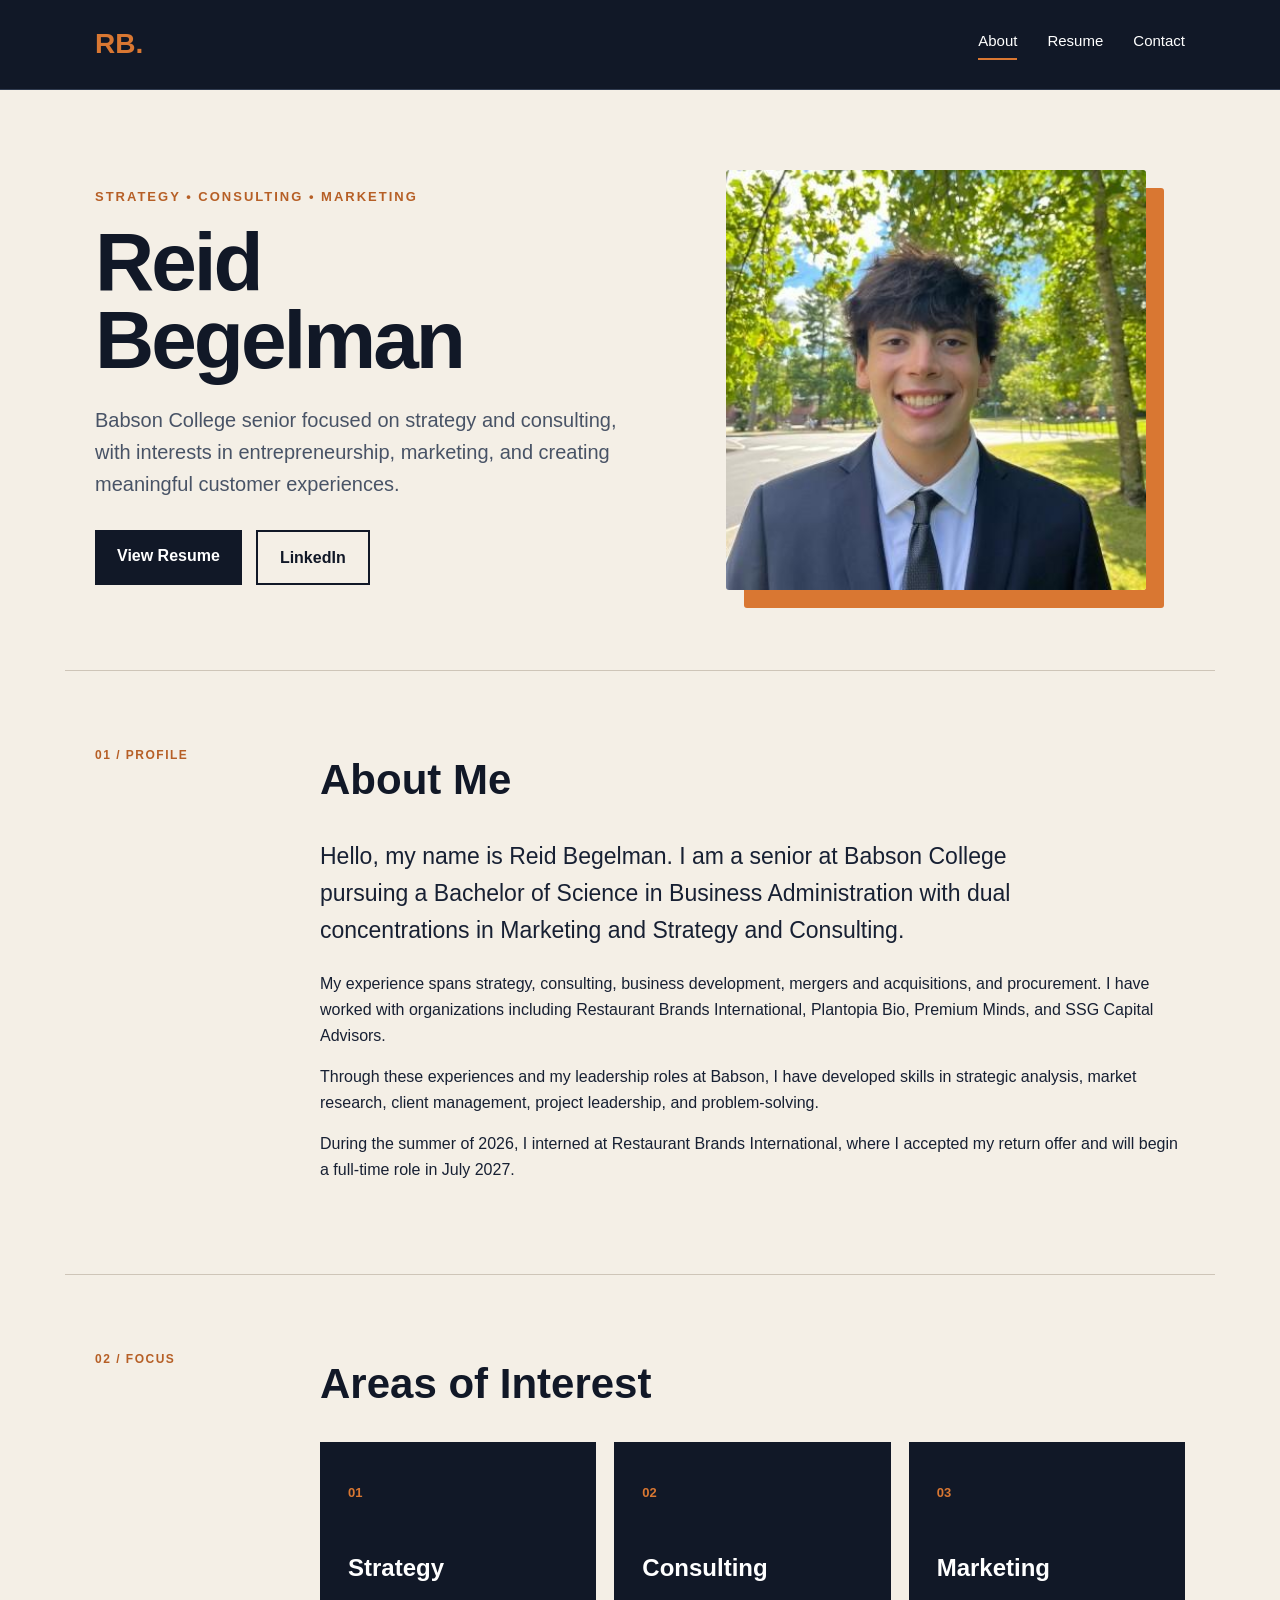
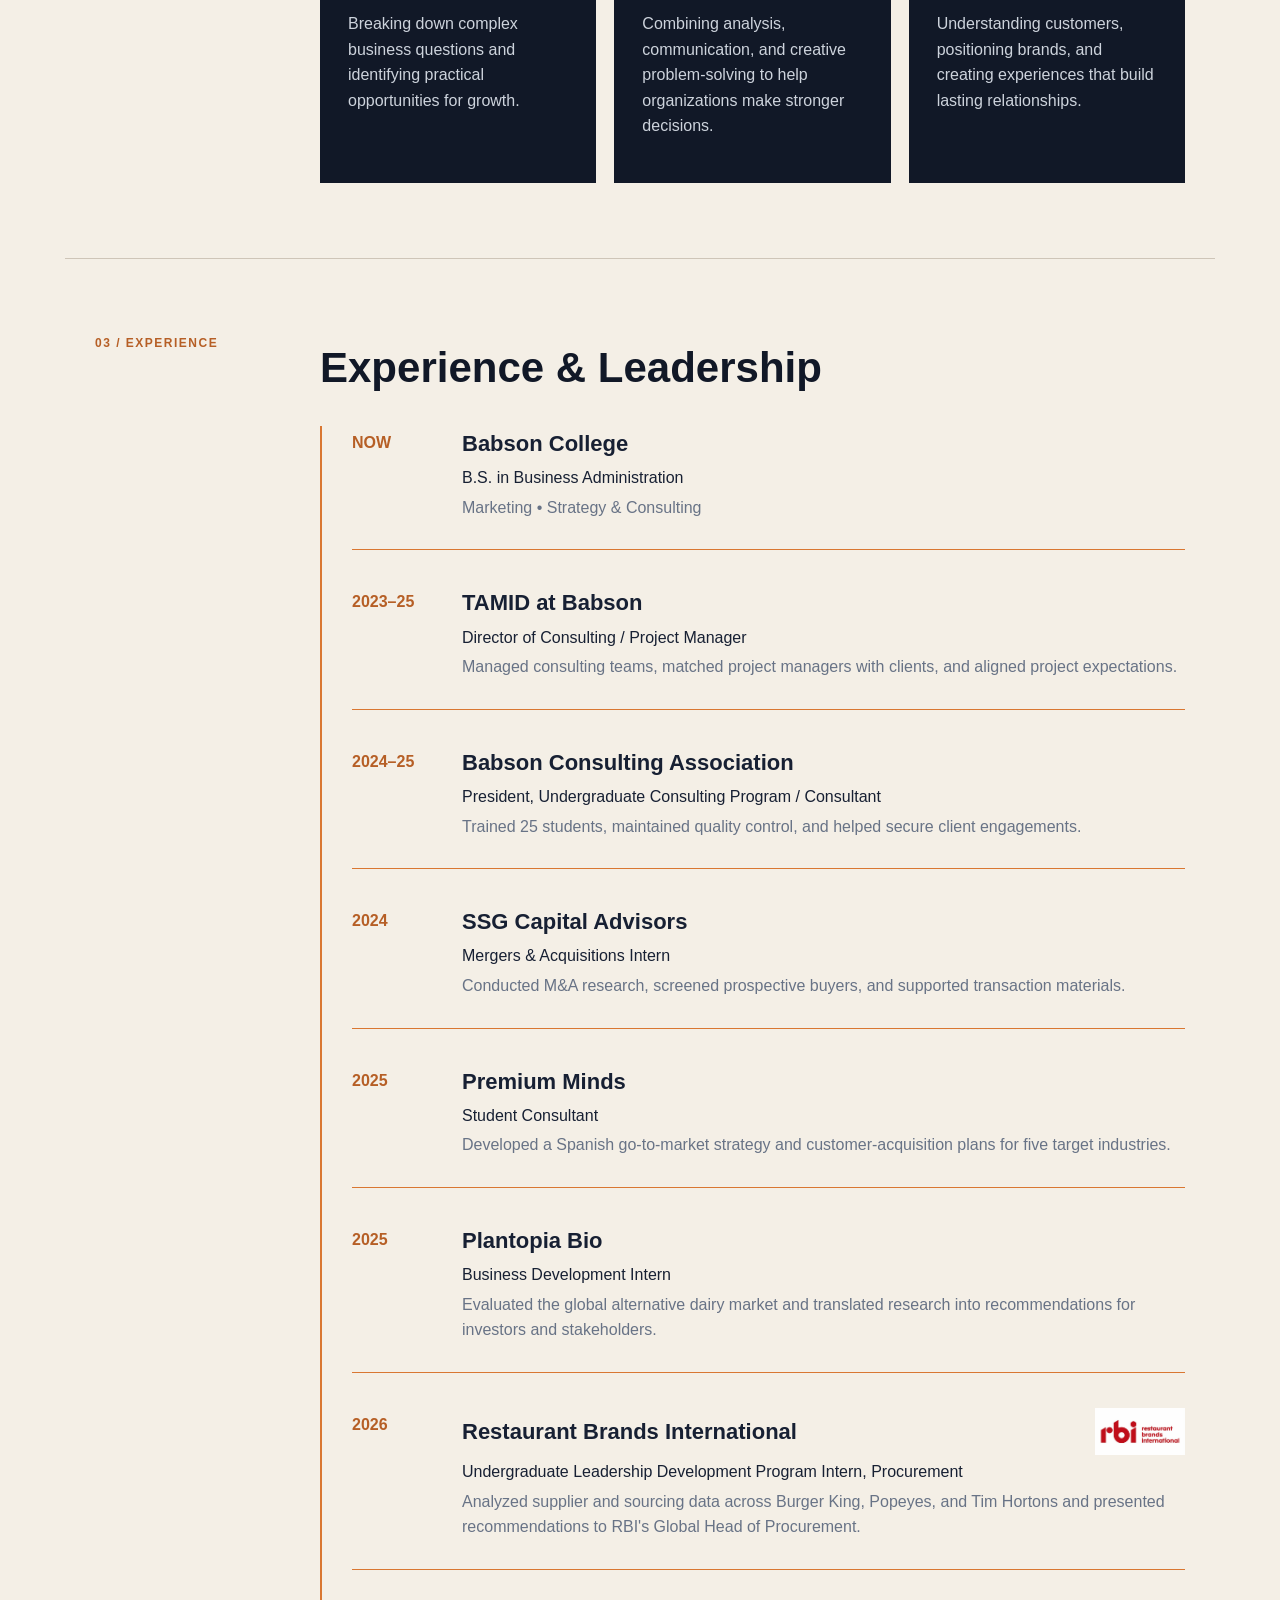
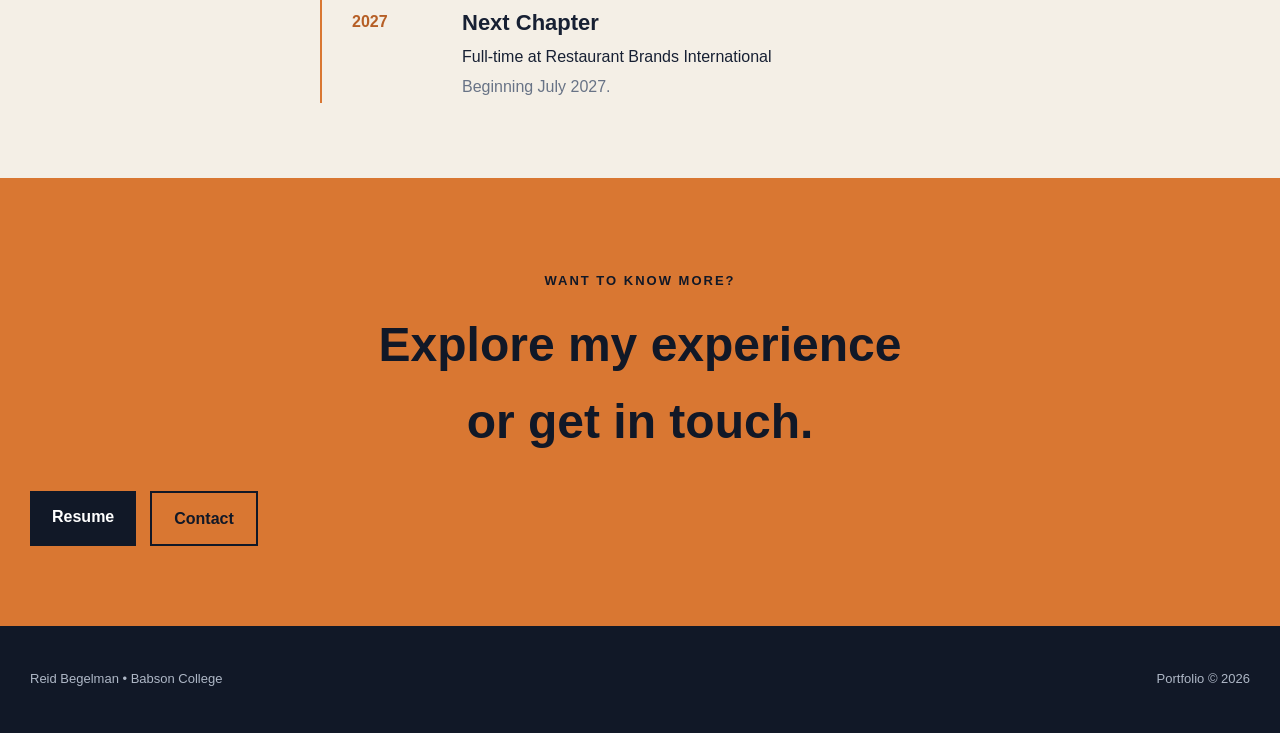
<file: index.html>
<!DOCTYPE html>
<html lang="en">

<head>
    <meta charset="UTF-8">

    <meta name="viewport"
          content="width=device-width, initial-scale=1.0">

    <meta name="description"
          content="Portfolio of Reid Begelman, Babson College senior with interests in strategy, consulting, and marketing.">

    <title>Reid Begelman | Portfolio</title>

    <link rel="icon" type="image/svg+xml" href="favicon.svg">
    <link rel="stylesheet" href="style.css">
</head>

<body>

    <header class="site-header">

        <nav class="nav-container">

            <a class="brand" href="index.html">RB.</a>

            <div class="nav-links">
                <a class="active" href="index.html">About</a>
                <a href="resume.html">Resume</a>
                <a href="contact.html">Contact</a>
            </div>

        </nav>

    </header>


    <main>

        <section class="hero">

            <div class="hero-text">

                <p class="eyebrow">
                    STRATEGY • CONSULTING • MARKETING
                </p>

                <h1>
                    Reid<br>
                    Begelman
                </h1>

                <p class="hero-intro">
                    Babson College senior focused on strategy and consulting,
                    with interests in entrepreneurship, marketing, and creating
                    meaningful customer experiences.
                </p>

                <div class="hero-buttons">

                    <a class="primary-button"
                       href="resume.html">
                        View Resume
                    </a>

                    <a class="secondary-button"
                       href="https://www.linkedin.com/in/reidbegelman"
                       target="_blank"
                       rel="noopener noreferrer">
                        LinkedIn
                    </a>

                </div>

            </div>


            <div class="portrait-area">

                <img
                    src="reid-profile.jpeg"
                    alt="Portrait of Reid Begelman"
                    class="profile-photo"
                >

            </div>

        </section>


        <section class="content-section">

            <div class="section-label">
                01 / PROFILE
            </div>

            <div class="section-content">

                <h2>About Me</h2>

                <p class="large-text">
                    Hello, my name is Reid Begelman. I am a senior at
                    Babson College pursuing a Bachelor of Science in
                    Business Administration with dual concentrations
                    in Marketing and Strategy and Consulting.
                </p>

                <p>
                    My experience spans strategy, consulting, business
                    development, mergers and acquisitions, and procurement.
                    I have worked with organizations including Restaurant
                    Brands International, Plantopia Bio, Premium Minds,
                    and SSG Capital Advisors.
                </p>

                <p>
                    Through these experiences and my leadership roles at Babson,
                    I have developed skills in strategic analysis, market research,
                    client management, project leadership, and problem-solving.
                </p>

                <p>
                    During the summer of 2026, I interned at Restaurant
                    Brands International, where I accepted my return offer
                    and will begin a full-time role in July 2027.
                </p>

            </div>

        </section>


        <section class="content-section">

            <div class="section-label">
                02 / FOCUS
            </div>

            <div class="section-content">

                <h2>Areas of Interest</h2>

                <div class="focus-grid">

                    <article class="focus-card">

                        <p class="card-number">01</p>

                        <h3>Strategy</h3>

                        <p>
                            Breaking down complex business questions and
                            identifying practical opportunities for growth.
                        </p>

                    </article>


                    <article class="focus-card">

                        <p class="card-number">02</p>

                        <h3>Consulting</h3>

                        <p>
                            Combining analysis, communication, and creative
                            problem-solving to help organizations make
                            stronger decisions.
                        </p>

                    </article>


                    <article class="focus-card">

                        <p class="card-number">03</p>

                        <h3>Marketing</h3>

                        <p>
                            Understanding customers, positioning brands,
                            and creating experiences that build lasting
                            relationships.
                        </p>

                    </article>

                </div>

            </div>

        </section>


        <section class="content-section">

            <div class="section-label">
                03 / EXPERIENCE
            </div>

            <div class="section-content">

                <h2>Experience & Leadership</h2>

                <div class="timeline">

                    <div class="timeline-item">

                        <p class="timeline-year">
                            NOW
                        </p>

                        <div>

                            <h3>Babson College</h3>

                            <p>
                                B.S. in Business Administration
                            </p>

                            <p class="muted">
                                Marketing • Strategy & Consulting
                            </p>

                        </div>

                    </div>


                    <div class="timeline-item">

                        <p class="timeline-year">
                            2023–25
                        </p>

                        <div>

                            <h3>TAMID at Babson</h3>

                            <p>
                                Director of Consulting / Project Manager
                            </p>

                            <p class="muted">
                                Managed consulting teams, matched project
                                managers with clients, and aligned project
                                expectations.
                            </p>

                        </div>

                    </div>


                    <div class="timeline-item">

                        <p class="timeline-year">
                            2024–25
                        </p>

                        <div>

                            <h3>Babson Consulting Association</h3>

                            <p>
                                President, Undergraduate Consulting Program /
                                Consultant
                            </p>

                            <p class="muted">
                                Trained 25 students, maintained quality control,
                                and helped secure client engagements.
                            </p>

                        </div>

                    </div>


                    <div class="timeline-item">

                        <p class="timeline-year">
                            2024
                        </p>

                        <div>

                            <h3>SSG Capital Advisors</h3>

                            <p>
                                Mergers & Acquisitions Intern
                            </p>

                            <p class="muted">
                                Conducted M&A research, screened prospective
                                buyers, and supported transaction materials.
                            </p>

                        </div>

                    </div>


                    <div class="timeline-item">

                        <p class="timeline-year">
                            2025
                        </p>

                        <div>

                            <h3>Premium Minds</h3>

                            <p>
                                Student Consultant
                            </p>

                            <p class="muted">
                                Developed a Spanish go-to-market strategy and
                                customer-acquisition plans for five target
                                industries.
                            </p>

                        </div>

                    </div>


                    <div class="timeline-item">

                        <p class="timeline-year">
                            2025
                        </p>

                        <div>

                            <h3>Plantopia Bio</h3>

                            <p>
                                Business Development Intern
                            </p>

                            <p class="muted">
                                Evaluated the global alternative dairy market
                                and translated research into recommendations
                                for investors and stakeholders.
                            </p>

                        </div>

                    </div>


                    <div class="timeline-item">

                        <p class="timeline-year">
                            2026
                        </p>

                        <div>

                            <div class="experience-heading">

                                <h3>Restaurant Brands International</h3>

                                <img
                                    src="rbi-logo.jpeg"
                                    alt="Restaurant Brands International logo"
                                    class="rbi-logo"
                                >

                            </div>

                            <p>
                                Undergraduate Leadership Development Program
                                Intern, Procurement
                            </p>

                            <p class="muted">
                                Analyzed supplier and sourcing data across
                                Burger King, Popeyes, and Tim Hortons and
                                presented recommendations to RBI's Global
                                Head of Procurement.
                            </p>

                        </div>

                    </div>


                    <div class="timeline-item">

                        <p class="timeline-year">
                            2027
                        </p>

                        <div>

                            <h3>Next Chapter</h3>

                            <p>
                                Full-time at Restaurant Brands International
                            </p>

                            <p class="muted">
                                Beginning July 2027.
                            </p>

                        </div>

                    </div>

                </div>

            </div>

        </section>


        <section class="closing-section">

            <p class="eyebrow">
                WANT TO KNOW MORE?
            </p>

            <h2>
                Explore my experience<br>
                or get in touch.
            </h2>

            <div class="hero-buttons">

                <a class="primary-button"
                   href="resume.html">
                    Resume
                </a>

                <a class="secondary-button"
                   href="contact.html">
                    Contact
                </a>

            </div>

        </section>

    </main>


    <footer>

        <p>
            Reid Begelman • Babson College
        </p>

        <p>
            Portfolio © 2026
        </p>

    </footer>

</body>

</html>
</file>
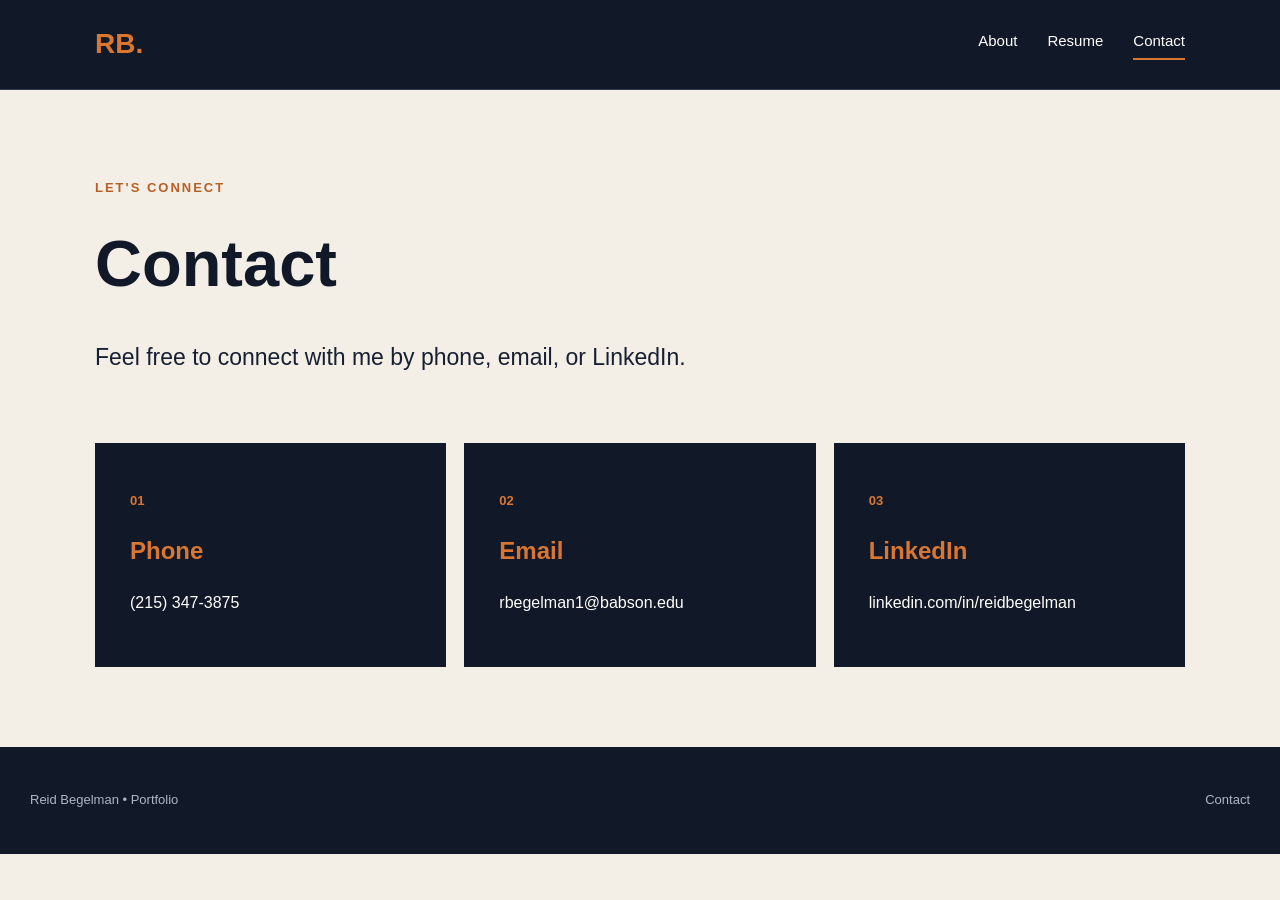
<file: contact.html>
<!DOCTYPE html>
<html lang="en">

<head>

    <meta charset="UTF-8">

    <meta name="viewport"
          content="width=device-width, initial-scale=1.0">

    <meta name="description"
          content="Contact Reid Begelman.">

    <title>Contact | Reid Begelman</title>

    <link rel="stylesheet" href="style.css">

</head>

<body>

    <header class="site-header">

        <nav class="nav-container">

            <a class="brand"
               href="index.html">
                RB.
            </a>

            <div class="nav-links">

                <a href="index.html">
                    About
                </a>

                <a href="resume.html">
                    Resume
                </a>

                <a class="active"
                   href="contact.html">
                    Contact
                </a>

            </div>

        </nav>

    </header>


    <main>

        <section class="page-heading">

            <p class="eyebrow">
                LET'S CONNECT
            </p>

            <h1>Contact</h1>

            <p class="large-text">
                Feel free to connect with me by phone,
                email, or LinkedIn.
            </p>

        </section>


        <section class="contact-grid">

            <article class="contact-card">

                <p class="card-number">
                    01
                </p>

                <h2>Phone</h2>

                <p>
                    <a href="tel:+12153473875">
                        (215) 347-3875
                    </a>
                </p>

            </article>


            <article class="contact-card">

                <p class="card-number">
                    02
                </p>

                <h2>Email</h2>

                <p>
                    <a href="mailto:rbegelman1@babson.edu">
                        rbegelman1@babson.edu
                    </a>
                </p>

            </article>


            <article class="contact-card">

                <p class="card-number">
                    03
                </p>

                <h2>LinkedIn</h2>

                <p>

                    <a
                        href="https://www.linkedin.com/in/reidbegelman"
                        target="_blank"
                        rel="noopener noreferrer"
                    >
                        linkedin.com/in/reidbegelman
                    </a>

                </p>

            </article>

        </section>

    </main>


    <footer>

        <p>
            Reid Begelman • Portfolio
        </p>

        <p>
            Contact
        </p>

    </footer>

</body>

</html>
</file>
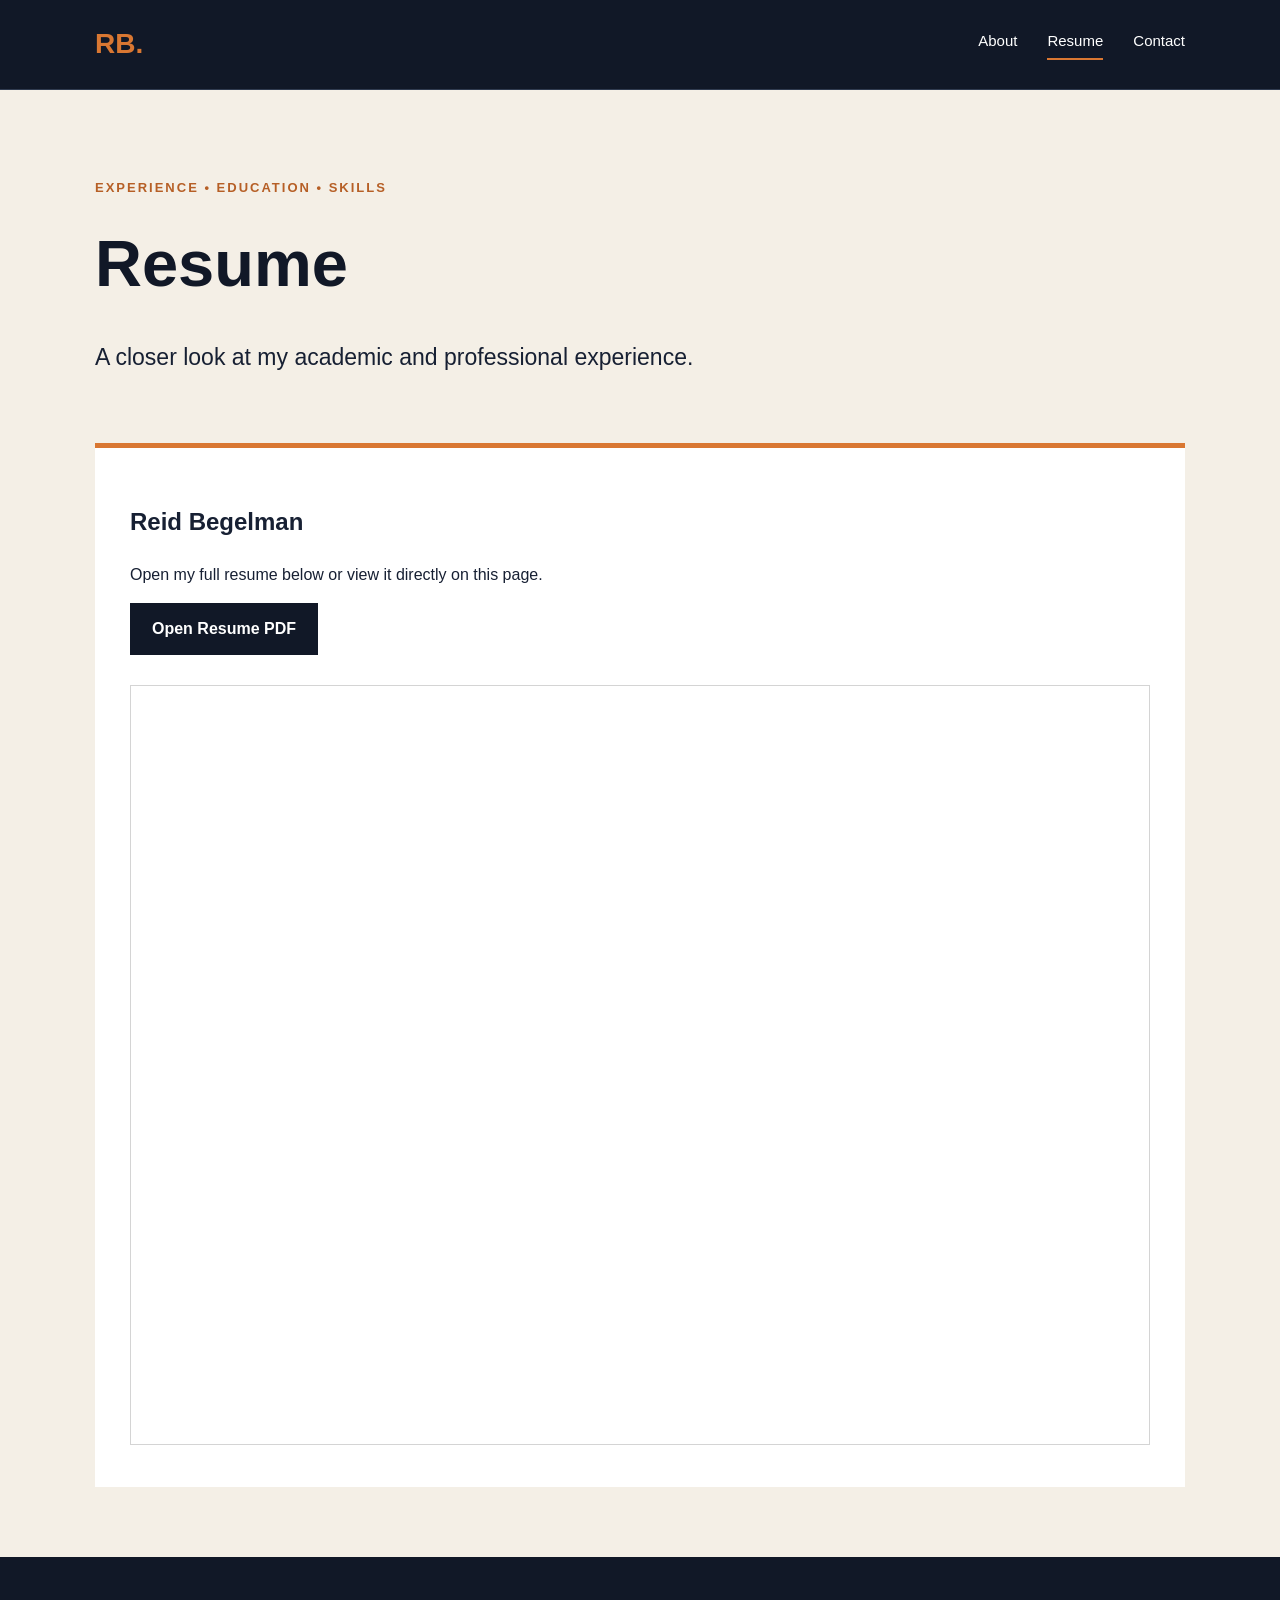
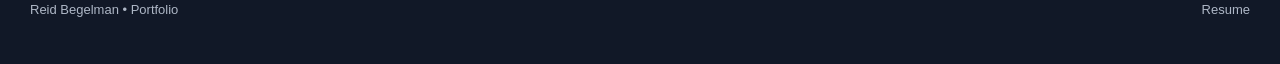
<file: resume.html>
<!DOCTYPE html>
<html lang="en">

<head>

    <meta charset="UTF-8">

    <meta name="viewport"
          content="width=device-width, initial-scale=1.0">

    <meta name="description"
          content="Resume of Reid Begelman.">

    <title>Resume | Reid Begelman</title>

    <link rel="stylesheet" href="style.css">

</head>

<body>

    <header class="site-header">

        <nav class="nav-container">

            <a class="brand"
               href="index.html">
                RB.
            </a>

            <div class="nav-links">

                <a href="index.html">
                    About
                </a>

                <a class="active"
                   href="resume.html">
                    Resume
                </a>

                <a href="contact.html">
                    Contact
                </a>

            </div>

        </nav>

    </header>


    <main>

        <section class="page-heading">

            <p class="eyebrow">
                EXPERIENCE • EDUCATION • SKILLS
            </p>

            <h1>Resume</h1>

            <p class="large-text">
                A closer look at my academic and professional
                experience.
            </p>

        </section>


        <section class="resume-container">

            <div class="resume-box">

                <h2>Reid Begelman</h2>

                <p>
                    Open my full resume below or view it
                    directly on this page.
                </p>

                <a
                    href="reid-begelman-resume.pdf"
                    target="_blank"
                    class="primary-button"
                >
                    Open Resume PDF
                </a>

                <iframe
                    class="resume-viewer"
                    src="reid-begelman-resume.pdf"
                    title="Reid Begelman Resume"
                >
                </iframe>

            </div>

        </section>

    </main>


    <footer>

        <p>
            Reid Begelman • Portfolio
        </p>

        <p>
            Resume
        </p>

    </footer>

</body>

</html>
</file>
<file: style.css>
/* ============================== 
   REID BEGELMAN PORTFOLIO 
   ============================== */ 
 
:root { 
    --navy: #111827; 
    --navy-light: #303b50; 
    --cream: #f4efe6; 
    --orange: #d97732; 
    --orange-dark: #b65f26; 
    --text: #172033; 
    --text-secondary: #485366; 
    --text-light: #cdd3dc; 
    --border: #cec5b8; 
    --white: #ffffff; 
} 
 
* { 
    box-sizing: border-box; 
} 
 
html { 
    scroll-behavior: smooth; 
} 
 
body { 
    margin: 0; 
 
    font-family: Arial, Helvetica, sans-serif; 
 
    background-color: var(--cream); 
    color: var(--text); 
 
    line-height: 1.6; 
} 
 
img { 
    max-width: 100%; 
} 
 
 
/* ACCESSIBILITY */ 
 
a:focus-visible { 
    outline: 3px solid var(--orange); 
    outline-offset: 4px; 
} 
 
 
/* HEADER */ 
 
.site-header { 
    background-color: var(--navy); 
    border-bottom: 1px solid var(--navy-light); 
} 
 
.nav-container { 
    max-width: 1150px; 
 
    margin: 0 auto; 
    padding: 22px 30px; 
 
    display: flex; 
    justify-content: space-between; 
    align-items: center; 
} 
 
.brand { 
    color: var(--orange); 
 
    font-size: 28px; 
    font-weight: bold; 
 
    text-decoration: none; 
} 
 
.nav-links { 
    display: flex; 
    gap: 30px; 
} 
 
.nav-links a { 
    color: var(--white); 
 
    text-decoration: none; 
    font-size: 15px; 
 
    padding-bottom: 5px; 
 
    transition: color 0.2s ease; 
} 
 
.nav-links a:hover { 
    color: var(--orange); 
} 
 
.nav-links .active { 
    border-bottom: 2px solid var(--orange); 
} 
 
 
/* HERO */ 
 
.hero { 
    max-width: 1150px; 
 
    margin: 0 auto; 
    padding: 80px 30px; 
 
    display: grid; 
    grid-template-columns: 1.1fr 0.9fr; 
 
    gap: 70px; 
    align-items: center; 
} 
 
.eyebrow { 
    color: var(--orange-dark); 
 
    font-size: 13px; 
    font-weight: bold; 
 
    letter-spacing: 2px; 
} 
 
.hero h1 { 
    margin: 15px 0 25px; 
 
    color: var(--navy); 
 
    font-size: clamp(58px, 8vw, 82px); 
    line-height: 0.95; 
 
    letter-spacing: -3px; 
} 
 
.hero-intro { 
    max-width: 570px; 
 
    font-size: 20px; 
 
    color: var(--text-secondary); 
} 
 
 
/* PHOTO */ 
 
.portrait-area { 
    position: relative; 
    isolation: isolate;

    width: 420px;
    max-width: 100%;
} 
 
.profile-photo { 
    position: relative; 
    z-index: 2; 
 
    width: 420px !important; 
    max-width: 420px !important;
    height: auto;
 
    display: block; 
 
    border-radius: 3px; 
 
    box-shadow: 18px 18px 0 var(--orange); 
} 
 
.photo-number { 
    position: absolute; 
 
    top: -45px; 
    right: 5px; 
 
    z-index: 1; 
 
    font-size: 90px; 
    font-weight: bold; 
 
    color: #ddd4c6; 
} 
 
 
/* BUTTONS */ 
 
.hero-buttons { 
    margin-top: 30px; 
 
    display: flex; 
    gap: 14px; 
 
    flex-wrap: wrap; 
} 
 
.centered-buttons { 
    justify-content: center; 
} 
 
.primary-button, 
.secondary-button { 
    display: inline-block; 
 
    padding: 13px 22px; 
 
    text-decoration: none; 
    font-weight: bold; 
 
    transition: 
        background-color 0.2s ease, 
        color 0.2s ease; 
} 
 
.primary-button { 
    background-color: var(--navy); 
    color: var(--white); 
} 
 
.primary-button:hover { 
    background-color: var(--orange); 
} 
 
.secondary-button { 
    border: 2px solid var(--navy); 
 
    color: var(--navy); 
    background-color: transparent; 
} 
 
.secondary-button:hover { 
    background-color: var(--navy); 
    color: var(--white); 
} 
 
 
/* MAIN SECTIONS */ 
 
.content-section { 
    max-width: 1150px; 
 
    margin: 0 auto; 
    padding: 75px 30px; 
 
    display: grid; 
    grid-template-columns: 180px 1fr; 
 
    gap: 45px; 
 
    border-top: 1px solid var(--border); 
} 
 
.section-label { 
    color: var(--orange-dark); 
 
    font-size: 12px; 
    font-weight: bold; 
 
    letter-spacing: 1.5px; 
} 
 
.section-content h2 { 
    margin-top: 0; 
    margin-bottom: 25px; 
 
    font-size: 42px; 
 
    color: var(--navy); 
} 
 
.large-text { 
    font-size: 23px; 
    max-width: 780px; 
} 
 
 
/* FOCUS CARDS */ 
 
.focus-grid { 
    display: grid; 
 
    grid-template-columns: repeat(3, 1fr); 
 
    gap: 18px; 
} 
 
.focus-card { 
    background-color: var(--navy); 
    color: var(--white); 
 
    padding: 28px; 
 
    min-height: 270px; 
 
    transition: 
        transform 0.2s ease, 
        background-color 0.2s ease; 
} 
 
.focus-card:hover { 
    transform: translateY(-4px); 
    background-color: #18243a; 
} 
 
.focus-card h3 { 
    margin-top: 45px; 
 
    font-size: 24px; 
} 
 
.focus-card p { 
    color: var(--text-light); 
} 
 
.focus-card .card-number { 
    color: var(--orange); 
 
    font-size: 13px; 
    font-weight: bold; 
} 
 
 
/* TIMELINE */ 
 
.timeline { 
    border-left: 2px solid var(--orange); 
 
    padding-left: 30px; 
} 
 
.timeline-item { 
    display: grid; 
 
    grid-template-columns: 85px 1fr; 
 
    gap: 25px; 
 
    margin-bottom: 35px;
    padding-bottom: 25px;

    border-bottom: 1px solid var(--orange);
} 
 
.timeline-item:last-child { 
    margin-bottom: 0;
    padding-bottom: 0;
    border-bottom: none;
} 
 
.timeline-item h3 { 
    margin: 0; 
 
    font-size: 22px; 
} 
 
.timeline-item p { 
    margin: 4px 0; 
} 


/* RBI LOGO */

.experience-heading {
    display: flex;
    align-items: center;
    justify-content: space-between;
    gap: 20px;
}

.rbi-logo {
    width: 90px !important;
    max-width: 90px !important;
    height: auto;
    display: block;
    object-fit: contain;
    flex: 0 0 90px;
}
 
.timeline-year { 
    color: var(--orange-dark); 
 
    font-weight: bold; 
} 
 
.muted { 
    color: #687386; 
} 
 
 
/* CLOSING */ 
 
.closing-section { 
    background-color: var(--orange); 
 
    padding: 80px 30px; 
 
    text-align: center; 
} 
 
.closing-section .eyebrow { 
    color: var(--navy); 
} 
 
.closing-section h2 { 
    margin: 15px 0 30px; 
 
    font-size: clamp(36px, 5vw, 48px); 
 
    color: var(--navy); 
} 
 
 
/* OTHER PAGE HEADINGS */ 
 
.page-heading { 
    max-width: 1150px; 
 
    margin: 0 auto; 
    padding: 75px 30px 45px; 
} 
 
.page-heading h1 { 
    margin: 10px 0; 
 
    font-size: clamp(48px, 7vw, 65px); 
 
    color: var(--navy); 
} 
 
 
/* RESUME */ 
 
.resume-container { 
    max-width: 1150px; 
 
    margin: 0 auto; 
    padding: 0 30px 70px; 
} 
 
.resume-box { 
    background-color: var(--white); 
 
    padding: 35px; 
 
    border-top: 5px solid var(--orange); 
} 
 
.resume-viewer { 
    width: 100%; 
    height: 760px; 
 
    border: 1px solid #d4d4d4; 
 
    margin-top: 30px; 
} 
 
.pdf-fallback { 
    color: var(--text-secondary); 
    font-size: 14px; 
} 
 
 
/* CONTACT */ 
 
.contact-grid { 
    max-width: 1150px; 
 
    margin: 0 auto; 
    padding: 0 30px 80px; 
 
    display: grid; 
 
    grid-template-columns: repeat(3, 1fr); 
 
    gap: 18px; 
} 
 
.contact-card { 
    background-color: var(--navy); 
    color: var(--white); 
 
    padding: 35px; 
 
    min-height: 220px; 
 
    transition: transform 0.2s ease; 
} 
 
.contact-card:hover { 
    transform: translateY(-4px); 
} 
 
.contact-card h2 { 
    color: var(--orange); 
} 
 
.contact-card .card-number { 
    color: var(--orange); 
    font-size: 13px; 
    font-weight: bold; 
} 
 
.contact-card a { 
    color: var(--white); 
 
    text-decoration: none; 
 
    overflow-wrap: anywhere; 
} 
 
.contact-card a:hover { 
    text-decoration: underline; 
} 
 
 
/* FOOTER */ 
 
footer { 
    background-color: var(--navy); 
    color: #aeb7c6; 
 
    padding: 30px; 
 
    display: flex; 
    justify-content: space-between; 
 
    gap: 20px; 
 
    font-size: 13px; 
} 
 
 
/* RESPONSIVE */ 
 
@media (max-width: 800px) { 
 
    .nav-container { 
        flex-direction: column; 
        gap: 15px; 
    } 
 
    .hero { 
        grid-template-columns: 1fr; 
 
        gap: 45px; 
 
        padding-top: 50px; 
    } 
 
    .portrait-area { 
        width: 350px;
        max-width: 100%;
    }

    .profile-photo {
        width: 100% !important;
        max-width: 350px !important;
    }
 
    .content-section { 
        grid-template-columns: 1fr; 
 
        gap: 15px; 
 
        padding-top: 50px; 
        padding-bottom: 50px; 
    } 
 
    .focus-grid { 
        grid-template-columns: 1fr; 
    } 
 
    .contact-grid { 
        grid-template-columns: 1fr; 
    } 
 
    .resume-viewer { 
        height: 520px; 
    } 
 
    footer { 
        display: block; 
 
        text-align: center; 
    } 
 
} 
 
 
@media (max-width: 520px) { 
 
    .nav-links { 
        width: 100%; 
 
        justify-content: center; 
        gap: 18px; 
 
        flex-wrap: wrap; 
    } 
 
    .hero, 
    .content-section, 
    .page-heading, 
    .resume-container, 
    .contact-grid { 
        padding-left: 18px; 
        padding-right: 18px; 
    } 
 
    .hero h1 { 
        letter-spacing: -2px; 
    } 
 
    .large-text { 
        font-size: 20px; 
    }

    .experience-heading {
        align-items: center;
        gap: 12px;
    }

    .rbi-logo {
        width: 75px !important;
        max-width: 75px !important;
        flex-basis: 75px;
    }
 
    .resume-box { 
        padding: 22px; 
    } 
 
}
</file>
